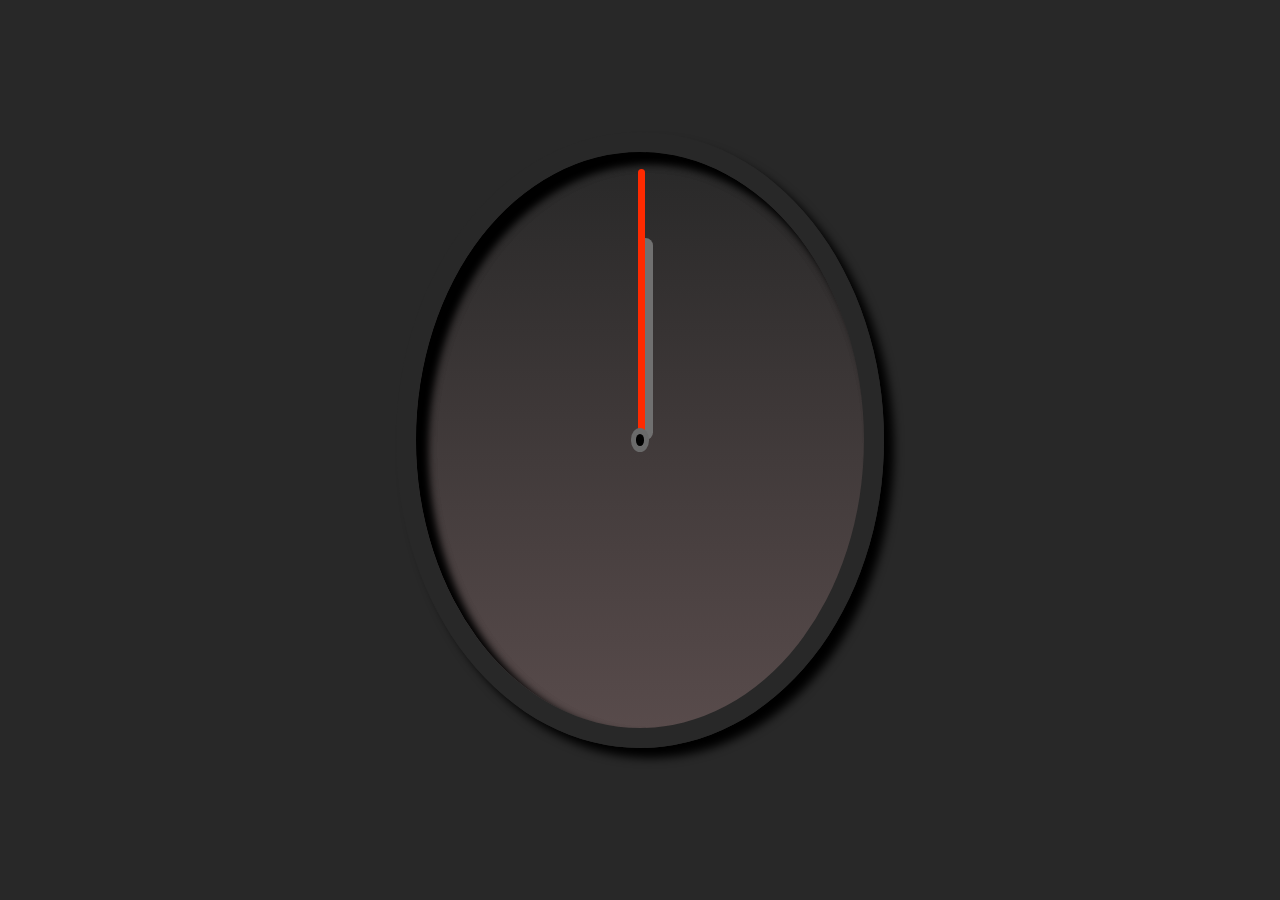
<file: AnalogClock (JS)/index.html>
<!DOCTYPE html>
<html lang="en">
<head>
    <meta charset="UTF-8">
    <meta name="viewport" content="width=device-width, initial-scale=1.0">
    <title>Analog Clock</title>
    <link rel="stylesheet" href="style.css">
</head>
<body>
    <div class="container">
        <div class="clock">
            <div class="dot"></div>
            <div class="smalldot"></div>
            <div id="hour" class="hour"></div>
            <div id="minute" class="minute"></div>
            <div id="second" class="second"></div>
        </div>
    </div>

    <script src="script.js"></script>
</body>
</html>
</file>
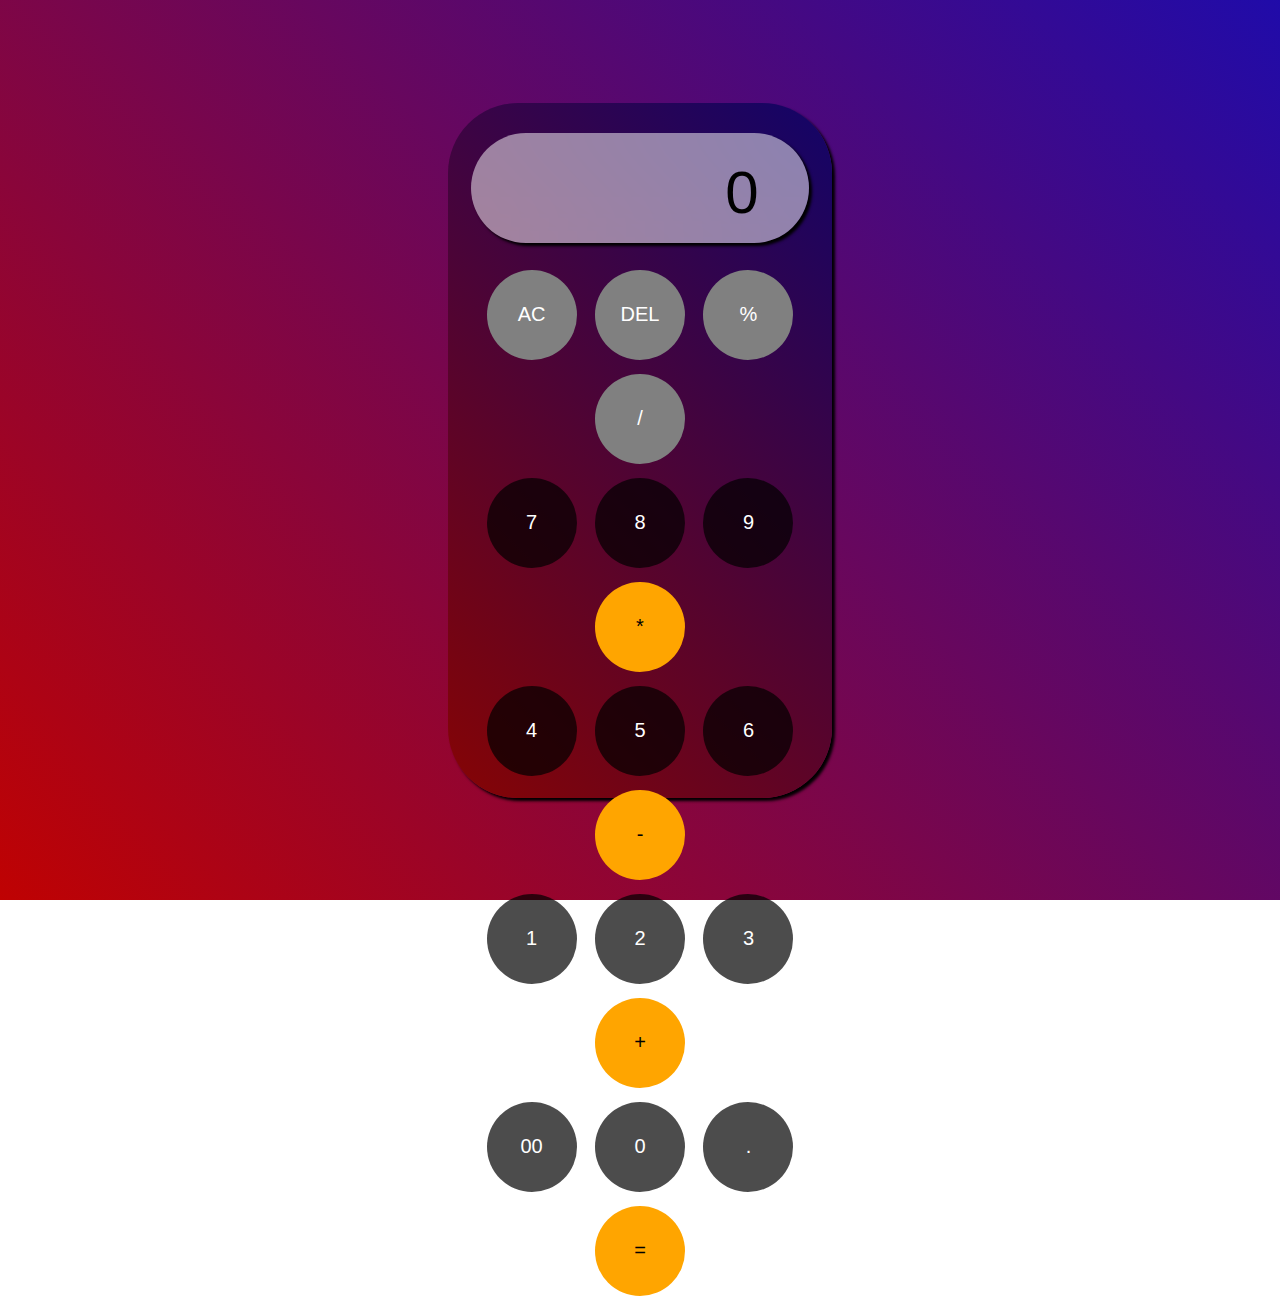
<file: Calculator(JS)/index.html>
<!DOCTYPE html>
<html lang="en">
<head>
    <meta charset="UTF-8">
    <meta name="viewport" content="width=device-width, initial-scale=1.0">
    <title>Calculator</title>
    <link rel="stylesheet" href="style.css">
</head>
<body>
    <div class="container">
        <input id="input" type="text" placeholder="0">
        <div>
            <button style="color: rgb(255, 255, 255); background-color: gray;">AC</button>
            <button style="color: rgb(255, 255, 255); background-color: gray;">DEL</button>
            <button style="color: rgb(255, 255, 255); background-color: gray;">%</button>
            <button style="color: rgb(255, 255, 255); background-color: gray;">/</button>
        </div>
        <div>
            <button>7</button>
            <button>8</button>
            <button>9</button>
            <button style="color: black; background-color: orange;">*</button>
        </div>
        <div>
            <button>4</button>
            <button>5</button>
            <button>6</button>
            <button style="color: black; background-color: orange;">-</button>
        </div>
        <div>
            <button>1</button>
            <button>2</button>
            <button>3</button>
            <button style="color: black; background-color: orange;">+</button>
        </div>
        <div>
            <button>00</button>
            <button>0</button>
            <button>.</button>
            <button style="color: black; background-color: orange;">=</button>
        </div>
    </div>
    <script src="script.js"></script>
</body>
</html>
</file>
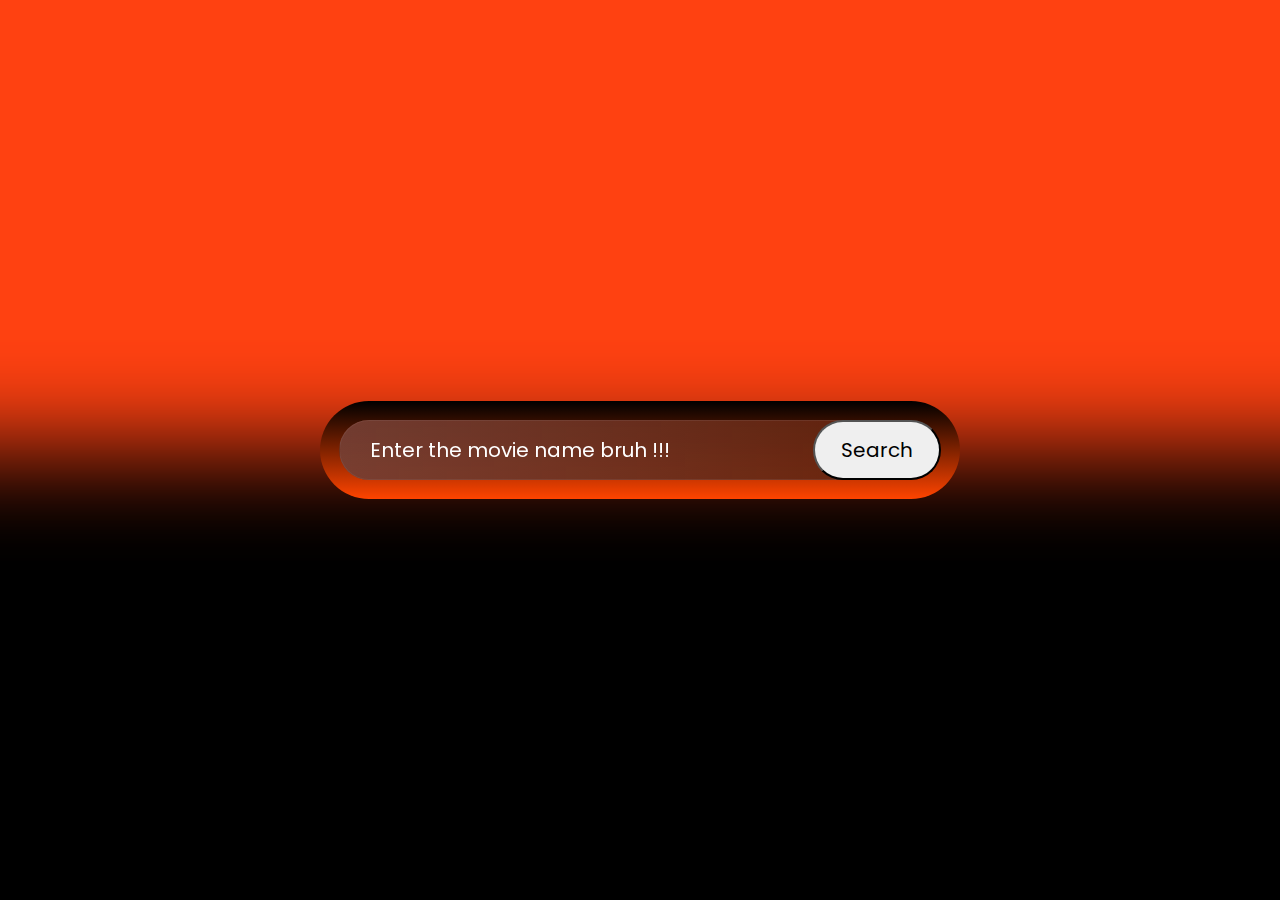
<file: MovieDetailer/index.html>
<!DOCTYPE html>
<html lang="en">

<head>
    <meta charset="UTF-8">
    <meta name="viewport" content="width=device-width, initial-scale=1.0">
    <title>Movie Detailer</title>
    <link rel="stylesheet" href="style.css">
    <style>
        @import url('https://fonts.googleapis.com/css2?family=Poppins:ital,wght@0,100;0,200;0,300;0,400;0,500;0,600;0,700;0,800;0,900;1,100;1,200;1,300;1,400;1,500;1,600;1,700;1,800;1,900&display=swap');
    </style>
</head>

<body>
    <div class="container">
        <input class="input-box" type="text"  placeholder="Enter the movie name bruh !!!">
        <button class="btn">Search</button>
        <div class="result">
        </div>
    </div>

    <script src="key.js"></script>
    <script src="script.js"></script>

</body>

</html>
</file>
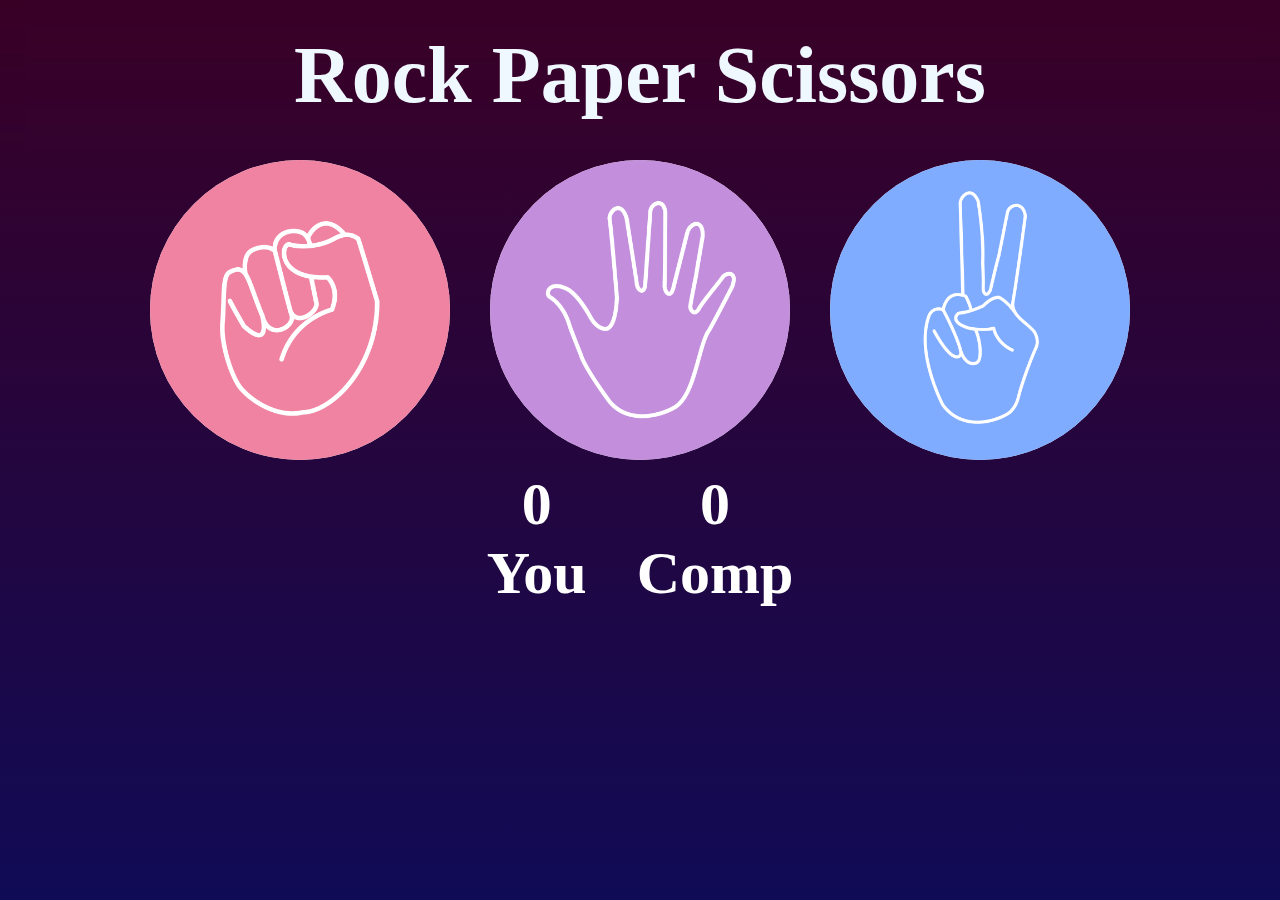
<file: Rock-Paper-Scissors/index.html>
<!DOCTYPE html>
<html lang="en">

<head>
    <meta charset="UTF-8">
    <meta name="viewport" content="width=device-width, initial-scale=1.0">
    <title>Rock-Paper-Scissors</title>
    <link rel="stylesheet" href="style.css">
</head>

<body>
    <div class="nav">
        <h1>Rock Paper Scissors</h1>
    </div>
    <div class="btns">
        <button class="btn rock">
            <img src="rock.png" alt="">
        </button>
        <button class="btn paper">
            <img src="paper.png" alt="">
        </button>
        <button class="btn scissor">
            <img src="scissors.png" alt="">
        </button>
    </div>
    <div class="score">
        <div class="you">
            <h1>0</h1>
            <h1>You</h1>
        </div>
        <div class="comp">
            <h1>0</h1>
            <h1>Comp</h1>
        </div>
    </div>
    <div class="Winner">
        <h1></h1>
    </div>
    <script src="script.js"></script>
</body>

</html>
</file>
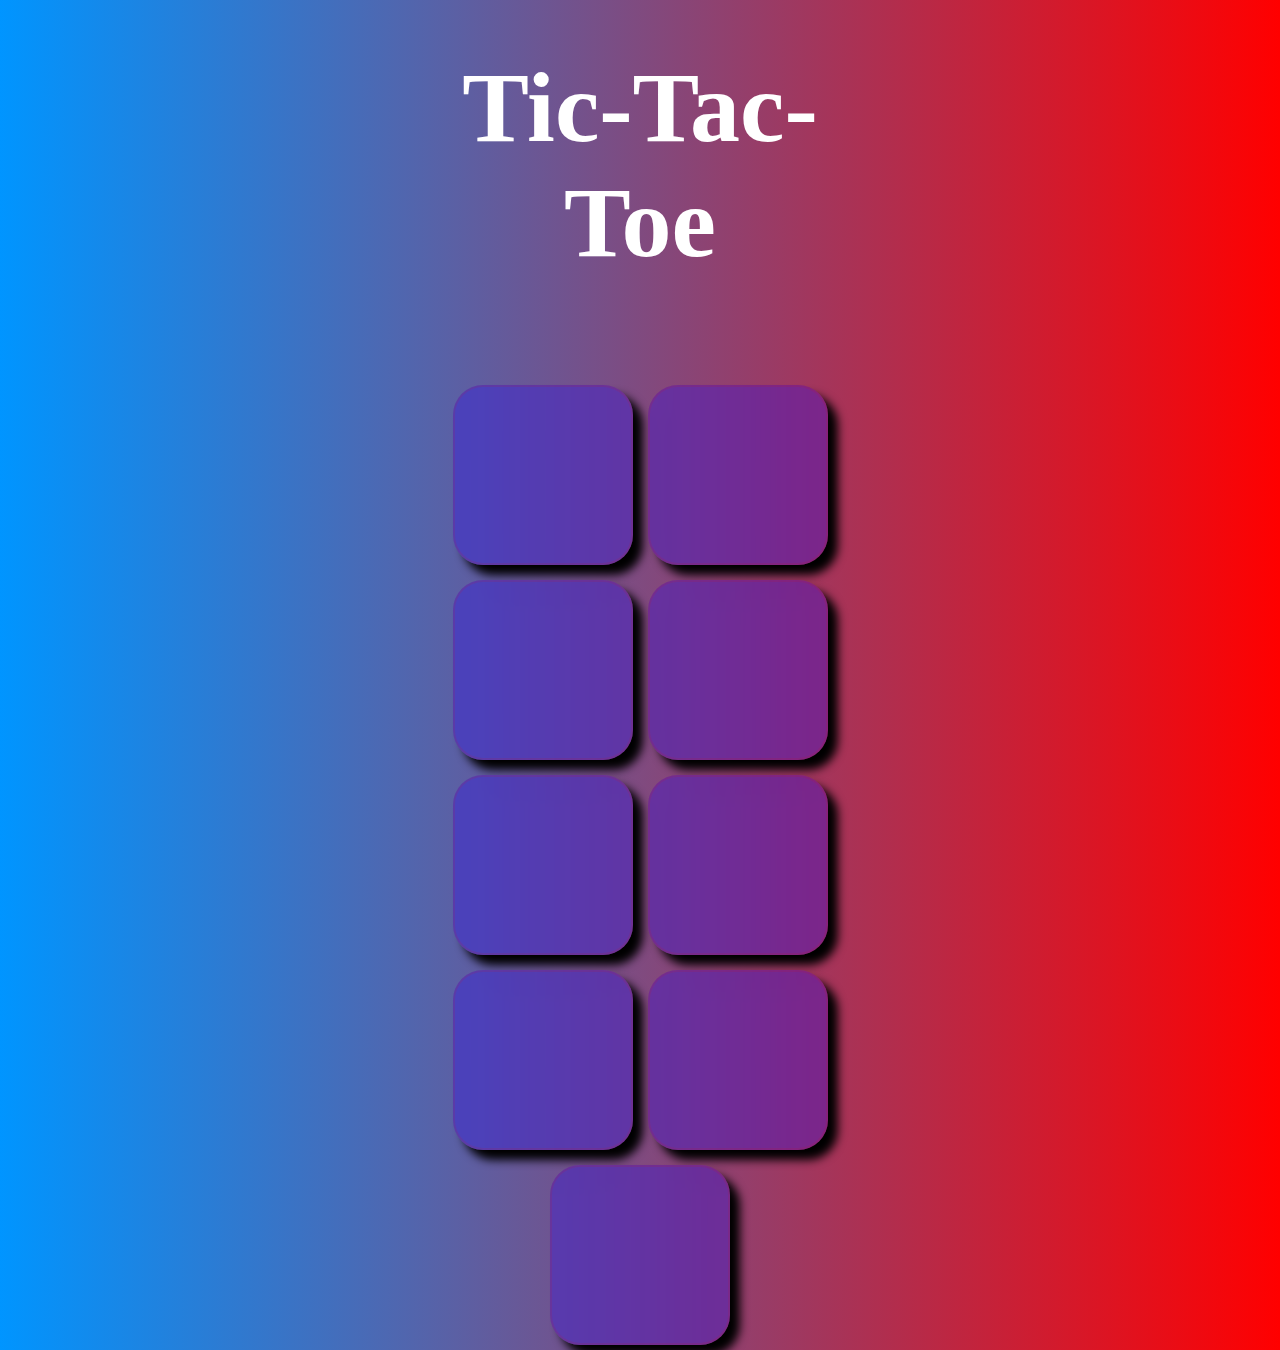
<file: Tic-Tac-Toe/index.html>
<!DOCTYPE html>
<html lang="en">

<head>
    <meta charset="UTF-8">
    <meta name="viewport" content="width=device-width, initial-scale=1.0">
    <title>Tic-Tac-Toe</title>
    <link rel="stylesheet" href="style.css">
</head>

<body>
    <div class="container">
        <div class="tick">
            <h1>Tic-Tac-Toe</h1>
            <button id="Try" class="Try">Try Again</button>
            <div class="btns">
                <button class="btn"></button>
                <button class="btn"></button>
                <button class="btn"></button>
                <button class="btn"></button>
                <button class="btn"></button>
                <button class="btn"></button>
                <button class="btn"></button>
                <button class="btn"></button>
                <button class="btn"></button>
            </div>
        </div>
    </div>
    <script src="script.js"></script>
</body>

</html>
</file>
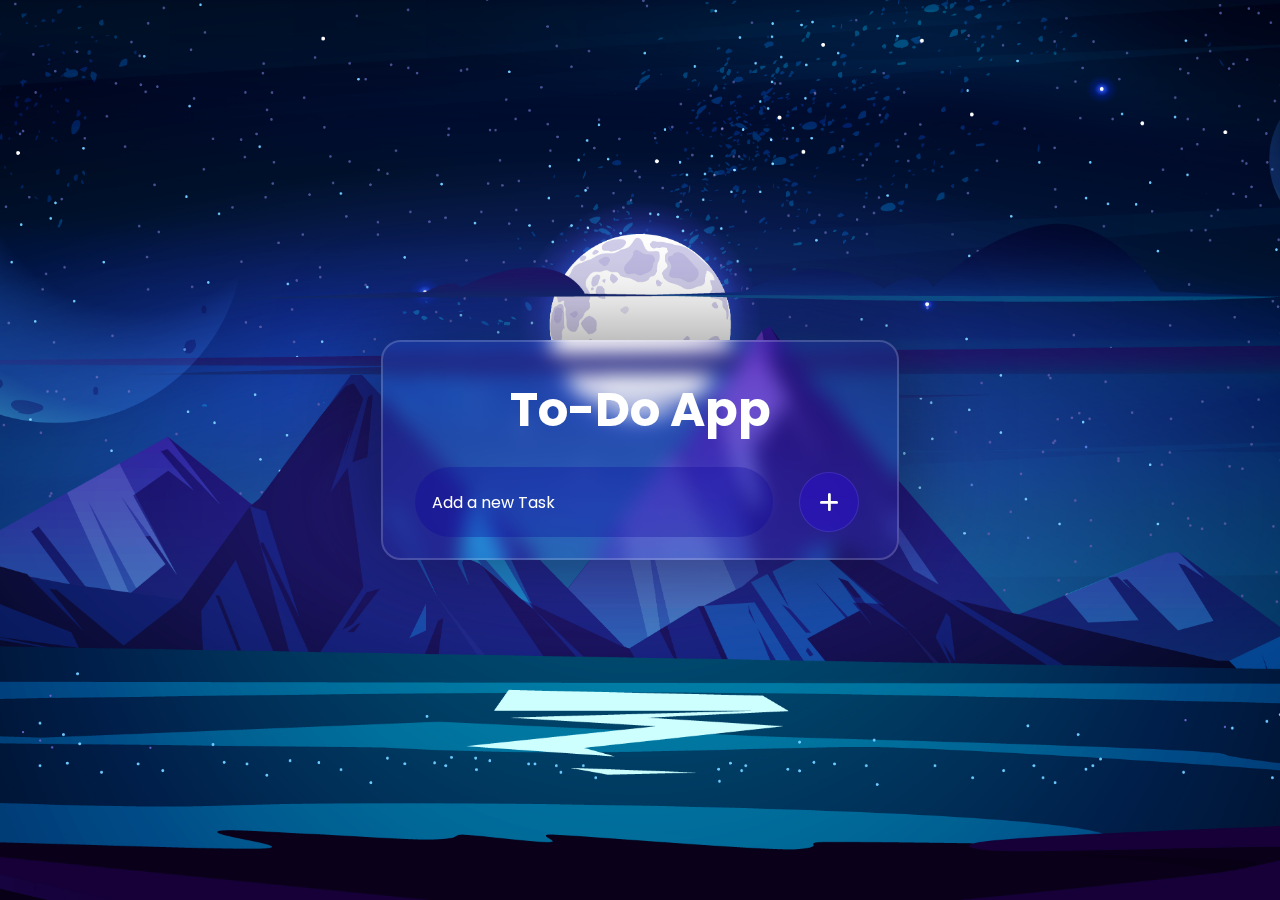
<file: To-Do-App/index.html>
<!DOCTYPE html>
<html lang="en">

<head>
    <meta charset="UTF-8">
    <meta name="viewport" content="width=device-width, initial-scale=1.0">
    <title>To-Do-App</title>
    <link rel="stylesheet" href="https://cdnjs.cloudflare.com/ajax/libs/font-awesome/6.7.2/css/all.min.css">
    <link rel="stylesheet" href="style.css">
    <style>
        @import url('https://fonts.googleapis.com/css2?family=Poppins:ital,wght@0,100;0,200;0,300;0,400;0,500;0,600;0,700;0,800;0,900;1,100;1,200;1,300;1,400;1,500;1,600;1,700;1,800;1,900&display=swap');
    </style>
</head>

<body>
    <div class="container">
        <div class="todoapp">
            <h1>To-Do App</h1>
            <form class="input-area">
                <input type="text" id="tasinput" placeholder="Add a new Task" autocomplete="off">
                <button type="submit" id="addtaskbtn"><i class="fa-solid fa-plus"></i></button>
            </form>
            <div class="tasks-cont">
                <ul id="tasklist" class="sirf">
                   
                    
                </ul>
                <!-- <img class="empty-image"
                    src="https://imgs.search.brave.com/AKoeHiIIM5E1QE-2RPiKfXY_8ezVvN_ZrTC-rhvOE2U/rs:fit:860:0:0:0/g:ce/aHR0cHM6Ly9jZG5p/Lmljb25zY291dC5j/b20vaWxsdXN0cmF0/aW9uL3ByZW1pdW0v/dGh1bWIvdGFzay1t/YW5hZ2VtZW50LWls/bHVzdHJhdGlvbi1k/b3dubG9hZC1pbi1z/dmctcG5nLWdpZi1m/aWxlLWZvcm1hdHMt/LXRpbWUtc2NoZWR1/bGUtbmFsbG93LXNl/dC0yLXBhY2stcGVv/cGxlLWlsbHVzdHJh/dGlvbnMtNzA1MDEz/Mi5wbmc_Zj13ZWJw"
                    alt=""> -->
            </div>
        </div>
    </div>

    <script src="script.js"></script>
</body>

</html>
</file>
<file: AnalogClock (JS)/style.css>
*{
    margin: 0;
    padding: 0;
}

body {
    background: #282828;
    height: 100%;
    display: flex;
    justify-content: center;
    align-items: center;
}
.container {
    display: flex;
    justify-content: center;
    align-items: center;
    width: 50vw;
    margin: 80px 100px;
    height: 80vh;
}

.clock {
    border: 20px solid  #282828;
    box-shadow: 10px 10px 10px rgb(0, 0, 0),
    inset 10px 10px 10px rgb(0, 0, 0),
    inset 10px 10px 10px black;
    height: 80%;
    width: 70%;
    border-radius: 50%;
    position: relative;
    background:linear-gradient(180deg,#282828,rgb(88, 75, 75));
    backdrop-filter: blur(40px);
}
.minute,.hour,.second {
    background-color: white;
    position: absolute;
    border-radius: 20px;
    transform-origin:bottom;
}

.minute {
    top: 8%;
    height: 42%;
    width: 7px;
    left: 49.5%;
    right: 49.5%;
    background-color: rgb(130, 130, 130);
}

.second {
    top: 3%;
    left: 49.5%;
    right: 49.5%;
    height: 47%;
    width: 7px;
    background-color: rgb(255, 42, 0);
}
.dot {
    height: 4%;
    width: 4%;
    background-color: rgb(106, 106, 106);
    border-radius: 50%;
    position: relative;
    top: 48%;
    right: 48%;
    bottom: 48%;
    left: 48%;
    z-index: 10;

}
.smalldot {
    height: 2%;
    width: 2%;
     background-color: rgb(0, 0, 0);
     border-radius: 50%;
    position: relative;
    top: 45%;
    right: 49%;
    bottom: 49%;
    left: 49%;
    z-index: 11;
}

.hour {
    left: 49.5%;
    height: 35%;
    width: 15px;
    right: 49.5%;
    top: 15%;
    
    background-color: #707070;
}
</file>
<file: Calculator(JS)/style.css>
* {
    margin: 0;
    padding: 0;
    font-family: 'Franklin Gothic Medium', 'Arial Narrow', Arial, sans-serif;
}


body {
    background: linear-gradient(45deg, rgb(191, 2, 2), rgb(32, 11, 169)) no-repeat;
    height: 100vh;
    width: 100vw;
    display: flex;
    align-items: center;
    justify-content: center;
    text-align: center;
}

.container {
    height: 75%;
    width: 30%;
    border: none;
    border-radius: 70px;
    padding-top: 20px;
    background:linear-gradient(45deg, rgb(134, 4, 4), rgb(18, 4, 104)) no-repeat;
    box-shadow: 3px 3px 3px black;

}

.container input {
    width: 80%;
    height: 60px;
    padding-top: 30px;
    padding-bottom: 20px;
    font-size: 60px;
    margin: 10px;
    border-radius: 80px;
    background-color: rgba(255, 255, 255, 0.5);
    backdrop-filter: blur(20px);
    box-shadow: 3px 3px 3px black;
    border: 1px solid rgb(16, 16, 16);
    border: none;
    margin-bottom: 20px;
    text-align: right;
    padding-right: 30px;
}

.container input::placeholder {
    text-align: right;
    display: flex;
    align-items: flex-start;
    color: black;
    padding: 20px;
}

.container button {
    background-color: rgba(0, 0, 0, 0.7);
    color: white;
    font-size: 20px;
    height: 90px;
    width: 90px;
    border-radius:50%;
    margin: 7px;
    cursor: pointer;
    border: none;
    transition: all 0.2s ease;
}

.container button:hover{
    background-color: black;
    border: 2px solid white;
    scale: 1.15;

}
</file>
<file: MovieDetailer/style.css>
* {
    margin: 0;
    padding: 0;
    font-family: Poppins;
    box-sizing: border-box;
}

body {
    height: 100vh;
    background: linear-gradient(rgb(255, 65, 17) 50%,rgb(0, 0, 0) 50%);
    backdrop-filter: blur(50px);
    display: flex;
    justify-content: center;
    align-items: center;
}

.container {
    padding: 19px;
    position: relative;
    height: auto;
    width: 50vw;
    background: linear-gradient(360deg ,rgb(255, 68, 0),rgb(0, 0, 0));
    backdrop-filter: blur(50px);
    border-radius: 50px;
}

.container .input-box {
    width: 99%;
    position:relative;
    height: 60px;
    border-radius: 40px;
    border: none;
    color: aliceblue;
    font-size: 20px;
    padding: 0px 30px;
    background:linear-gradient(to left,rgba(36, 30, 30,0.3),rgba(102, 102, 120 ,0.4));
    backdrop-filter: blur(40px);
    border:2px solid rgba(0, 0, 0, 0.2);
    border: 1px solid rgba(143, 119, 119,0.2);
}

.container .input-box::placeholder{
    color: rgb(255, 255, 255);
}

.container  .btn{
    position: absolute;
    right: 3%;
    font-size: 20px;
    padding: 10px;
    height: 60px;
    width: 20%;
    border-radius: 30px;
    cursor: pointer;
    transition: all 0.2s ease;
}
.container  .btn:hover{
    background-color: rgb(57, 57, 57);
    color: white;
    border: 3px solid white;
}

.result {
    position: relative;
}
.result  img:first-child{
    margin: 20px 5px;
    border-radius: 30px;
    box-shadow: 10px 10px 10px black;
    height: 450px;
}

.info{
    display: flex;
}

.info h1{
    color: rgb(255, 255, 255);
    font-size: 50px;
    padding: 14px;
}
.rating {
    display: flex;
    gap:10px;
}
.rating h3{
    position: relative;
    top: -9px;
    padding-right: 15px;
    font-size: 20px;
    color: rgb(202, 202, 202);
}

.rating img:first-child{
    box-shadow: none;
    height: 50px;
    padding-left: 15px;
    position: relative;
    top: -40px;
}


.genre{
    display: flex;
    gap: 30px;
    position: relative;
    left: 25px;
    top: -40px;
}
.genre div{
    height: 40px;
    width: 100px;
    display: flex;
    color: white;
    align-items: center;
    justify-content:center ;
    border: 2px solid rgba(255, 255, 255,0.3);
    border-radius: 20px;
    cursor: pointer;
    transition: all 0.2s ease;
}
.genre div:hover{
    background-color: rgb(255, 255, 255);
    color: black;
    border: 2px solid black;
}

.plot{
    margin: 15px 25px;
    margin-top: 35px;
    color: rgb(255, 255, 255);
    position: relative;
    top: -50px;
}
.plot h2:nth-child(2){
    font-size: 16px;
    color: rgb(207, 207, 207);
}

.cast{
    height: 20px;
    margin: 15px 25px;
    margin-top: 35px;
    color: rgb(255, 255, 255);
    position: relative;
    top: -50px;
}

.cast h2:nth-child(2){
    font-size: 16px;
    display: flex;
    gap: 20px;
    color: rgb(207, 207, 207);
}
</file>
<file: Rock-Paper-Scissors/style.css>
* {
    margin: 0;
    padding: 0;
    font-family:Cambria, Cochin, Georgia, Times, 'Times New Roman', serif;
}
body {
    background: linear-gradient(360deg, rgb(16, 11, 86),rgb(57, 0, 38));
    background-repeat: no-repeat;
    height: 100vh;
}

.nav {
    display: flex;
    height: 150px;
    width: 100vw;
    background : transparent;
    backdrop-filter: blur(10px);
    color: aliceblue;
    font-size: 40px;
    font-weight: 900;
    text-align: center;
    align-items: center;
    justify-content: center;
    display: flex;
}

.nav h1 {
    border: none;
    padding: 20px;
    background-color:transparent;
    border-radius: 50px;
    backdrop-filter: blur(50px);

}
.score {
    display: flex;
    justify-content: center;
    align-items: center;
    text-align: center;
    gap: 50px;
    font-size: 30px;
    color: white;
}

.btns {
    display: flex;
    text-align: center;
    align-items: center;
    justify-content: center;
    height: auto;
    gap: 40px;
    margin: 10px 40px;
}

.btn {
    height: 300px;
    width: 300px;
    border-radius: 50%;
    transition: all 0.3s ease;
    cursor: pointer;
    border: none;
    overflow: hidden;
    display: flex;
    object-fit: cover;
    justify-content: center;
    align-items: center;
}

.btn:hover {
    scale: 1.06;
    border: 10px solid;
    filter: brightness(0.8);
}

.btn img{
    height: 300px;
}


.Winner{
    font-size: 20px;
    color: white;
    display: flex;
    text-align:center;
    justify-content: center;
    align-items: end;
    margin: 30px;
    padding: 30px;
    width: 230px;
    position: relative;
    left: 660px;
    border-radius: 30px;
}
</file>
<file: Tic-Tac-Toe/style.css>
*{
    margin: 0;
    padding: 0;
    
}

body {
    height: 100%;
    background:linear-gradient(to left ,rgb(255, 0, 0),rgb(0, 149, 255));
    display: flex;
    justify-content: center;
}

.container {
    height: 100%;
    width: 50%;
    display: flex;
    justify-content: center;
    align-items: center;
    flex-direction: column;
    gap: 50px;
}

.tick {
    height: 100%;
    width: 70%;
    display: flex;
    text-align: center;
    flex-direction: column;
}

.btns{
    display: flex;
    flex-wrap: wrap;
    justify-content: center;
    gap: 5px;
}

.tick h1{
    font-size: 100px;
    margin-top: 50px;
    margin-bottom: 100px;
    color: rgb(255, 255, 255);
}

.btn{
    font-size: 90px;
    color: azure;
    height: 180px;
    width: 180px;
    margin: 5px;
    border-radius: 30px;
    border: 2px solid rgba(244, 0, 0, 0.1);
    background-color: rgba(32, 0, 244, 0.3);
    backdrop-filter: blur(20px);
    transition: all 0.2s ease;
    /* border: none; */
    cursor: pointer;
    box-shadow: 10px 10px 10px black;
}

.btn:hover{
    background-color: rgba(32, 0, 244, 0.5);
    scale: 1.05;
}

.Try{
    height: 60px;
    width: 80%;
    position: relative;
    top:-60px;
    left: 70px;
    color: white;
    display: hidden;
    border-radius: 30px;
    background-color: rgba(32, 22, 22, 0.2);
    backdrop-filter: blur(40px);
    border: 2px solid rgba(32, 0, 244, 0.2);
}
</file>
<file: To-Do-App/style.css>
* {
    margin: 0;
    padding: 0;
    font-family: Poppins;
}

body {
    display: flex;
    justify-content: center;
    align-items: center;
    place-content: center;
    min-height: 100vh;
    background: url("back.jpg") no-repeat center center;
    background-size: cover;
}

.container {
    display: flex;
    justify-content: center;
    align-items: center;
    height: 100%;
    padding: 0 20px;
    width: 100%;
}

.todoapp {
    border: 2px solid rgba(255, 255, 255, 0.18);
    backdrop-filter: blur(10px);
    width: 100%;
    max-width: 450px;
    border-radius: 20px;
    box-shadow: 0 0 100px rgba(0, 0, 0, 0.5);
    gap: 20px;
    color: #fff;
    display: flex;
    justify-content: center;
    flex-direction: column;
    align-items: center;
    padding: 0 2rem;
    overflow-x: hidden;
    overflow-y: scroll;
    scrollbar-width: none;
}

.dltbtn img {
    height: 50px;
    transition: all 0.2s ease;
}

.customcheck{
    border: 2px solid black;
    border-radius: 50%;
    height: 50px;
    width: 50px;
    display: flex;
    justify-content: center;
    align-items: center;
    flex-shrink: 0;
    cursor: pointer;
}
/* #todo1{
    display: none;
} */
.todo >input{
    display: none;
}

input[type="checkbox"]:checked ~.customcheck{
    background-color: black;
}
input[type="checkbox"]:checked ~.todotext{
    text-decoration: line-through;
    color: gray;
}

.dltbtn {
    height: 70px;
    border: none;
    background-color: transparent;
    cursor: pointer;
}
.dltbtn :hover{
    scale: 1.1;
}

.customcheck img {
    filter: invert(1);
}

.todoapp h1 {
    padding-top: 2rem;
    font-size: 3rem;
    color: rgb(255, 255, 255);
}

.input-area {
    display: flex;
    justify-content: space-between;
    align-items: center;
    width: 100%;
    gap: 20px;
}

.input-area input {
    flex: 1;
    padding: 10px 17px;
    font-size: 1rem;
    border: none;
    outline: none;
    border-radius: 60px;
    background-color: rgba(10, 2, 157, 0.3);
    color: #ffffff;
    height: 50px;
}

.input-area input::placeholder {
    color: #ffffff;
}

.input-area button {
    height: 60px;
    width: 60px;
    display: flex;
    justify-content: center;
    align-items: center;
    cursor: pointer;
    margin: 6px;
    padding: 8px;
    border-radius: 50%;
    color: #ffffff;
    scale: 1;
    font-size: 1.4rem;
    border: 1px solid rgba(255, 255, 255, 0.1);
    background-color: rgba(47, 5, 255, 0.3);
    transition: all 0.2s ease;
}

.input-area button:hover {
    scale: 1.1;
    background-color: rgba(20, 0, 107, 0.3);
}

.tasks-cont ul {
    width: 470px;
    background-color: transparent;
    overflow-y: scroll;
    overflow-x: hidden;
    scrollbar-width: none;
}

.tasks-cont ul li {
    width: 400px;
    display: flex;
    font-size: 20px;
    background-color: rgba(20, 0, 107, 0.3);
    backdrop-filter: blur(10px);
    align-items: center;
    padding: 5px 20px;
    justify-content: space-between;
    list-style: none;
    margin: 10px;
    text-align: center;
    height: 70px;
    border-radius: 50px;
    border: 2px solid white;
    transition: all 0.5s ease;
    box-shadow: 10px 10px 10px black;
    cursor: pointer;
}

.tasks-cont li:hover {
    scale: 1.03;
    background-color: rgba(20, 0, 107, 0.5);
}
</file>
